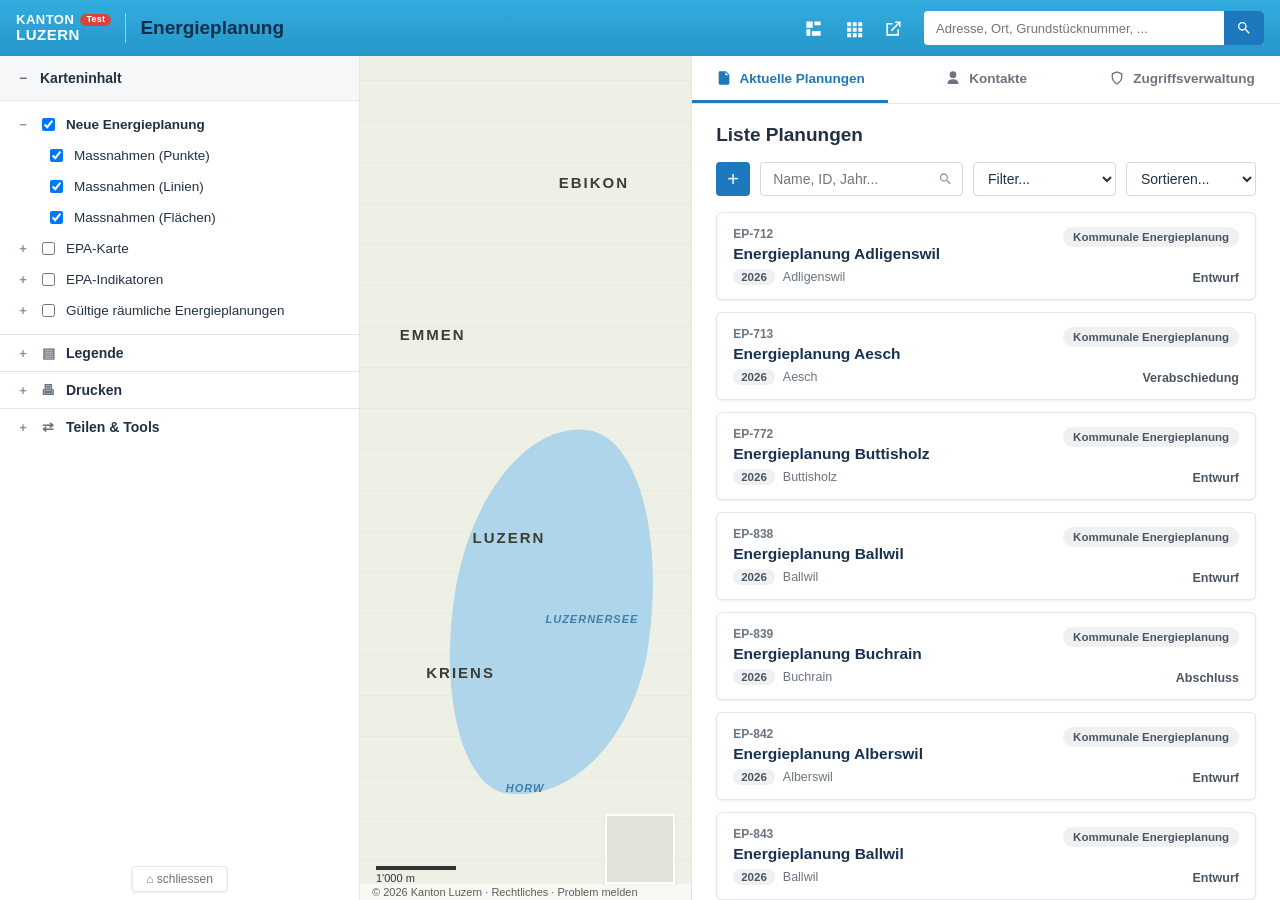
<file: Backup 1/index.html>
<!DOCTYPE html>
<html lang="de">
<head>
<meta charset="UTF-8">
<meta name="viewport" content="width=device-width, initial-scale=1.0">
<title>Energieplanung — Prototyp</title>
<link rel="stylesheet" href="style.css">
</head>
<body>

<!-- ============ HEADER ============ -->
<header class="topbar">
  <div class="topbar-left">
    <div class="logo">
      <span class="logo-kanton">KANTON<span class="test-badge">Test</span></span>
      <span class="logo-luzern">LUZERN</span>
    </div>
    <div class="logo-sep"></div>
    <div class="app-title">Energieplanung</div>
  </div>
  <div class="topbar-right">
    <button class="icon-btn" title="Bereich wählen" data-toast="Nicht Teil dieses Prototyps">
      <svg viewBox="0 0 24 24"><path d="M3 3h8v8H3V3zm10 0h8v5h-8V3zM3 13h5v8H3v-8zm7 2h11v6H10v-6z"/></svg>
    </button>
    <button class="icon-btn" title="Anwendungen" data-toast="Nicht Teil dieses Prototyps">
      <svg viewBox="0 0 24 24"><path d="M4 4h5v5H4V4zm7 0h5v5h-5V4zm7 0h5v5h-5V4zM4 11h5v5H4v-5zm7 0h5v5h-5v-5zm7 0h5v5h-5v-5zM4 18h5v5H4v-5zm7 0h5v5h-5v-5zm7 0h5v5h-5v-5z"/></svg>
    </button>
    <button class="icon-btn" title="Exportieren" data-toast="Nicht Teil dieses Prototyps">
      <svg viewBox="0 0 24 24"><path d="M14 3h7v7h-2V6.4l-9 9-1.4-1.4 9-9H14V3zM5 5h6v2H5v12h12v-6h2v8H3V5h2z"/></svg>
    </button>
    <div class="topbar-search">
      <input type="text" placeholder="Adresse, Ort, Grundstücknummer, ...">
      <button class="search-btn" data-toast="Nicht Teil dieses Prototyps">
        <svg viewBox="0 0 24 24"><path d="M15.5 14h-.79l-.28-.27a6.5 6.5 0 1 0-.7.7l.27.28v.79l5 4.99L20.49 19l-4.99-5zm-6 0A4.5 4.5 0 1 1 14 9.5 4.5 4.5 0 0 1 9.5 14z"/></svg>
      </button>
    </div>
  </div>
</header>

<!-- ============ MAIN LAYOUT ============ -->
<div class="app-body">

  <!-- ---------- LEFT: MAP SIDEBAR (static) ---------- -->
  <aside class="map-sidebar">
    <div class="sidebar-panel">
      <div class="sidebar-panel-header">
        <span class="chevron">−</span>
        <span>Karteninhalt</span>
      </div>
      <ul class="layer-tree">
        <li class="layer-node">
          <label class="layer-row bold">
            <span class="tree-toggle">−</span>
            <input type="checkbox" checked>
            <span>Neue Energieplanung</span>
          </label>
          <ul class="layer-subtree">
            <li><label class="layer-row"><input type="checkbox" checked><span>Massnahmen (Punkte)</span></label></li>
            <li><label class="layer-row"><input type="checkbox" checked><span>Massnahmen (Linien)</span></label></li>
            <li><label class="layer-row"><input type="checkbox" checked><span>Massnahmen (Flächen)</span></label></li>
          </ul>
        </li>
        <li><label class="layer-row"><span class="tree-toggle">+</span><input type="checkbox"><span>EPA-Karte</span></label></li>
        <li><label class="layer-row"><span class="tree-toggle">+</span><input type="checkbox"><span>EPA-Indikatoren</span></label></li>
        <li><label class="layer-row"><span class="tree-toggle">+</span><input type="checkbox"><span>Gültige räumliche Energieplanungen</span></label></li>
      </ul>
      <div class="sidebar-tool-row"><span class="tree-toggle">+</span><span class="tool-icon">▤</span><span>Legende</span></div>
      <div class="sidebar-tool-row"><span class="tree-toggle">+</span><span class="tool-icon">🖶</span><span>Drucken</span></div>
      <div class="sidebar-tool-row"><span class="tree-toggle">+</span><span class="tool-icon">⇄</span><span>Teilen &amp; Tools</span></div>
    </div>
    <button class="sidebar-close-tab">⌂ schliessen</button>
  </aside>

  <!-- ---------- CENTER: STATIC MAP ---------- -->
  <main class="map-area">
    <div class="map-static">
      <div class="map-water"></div>
      <div class="map-label" style="top:14%; left:60%;">Ebikon</div>
      <div class="map-label" style="top:32%; left:12%;">Emmen</div>
      <div class="map-label" style="top:56%; left:34%;">Luzern</div>
      <div class="map-label" style="top:72%; left:20%;">Kriens</div>
      <div class="map-label small" style="top:66%; left:56%;">Luzernersee</div>
      <div class="map-label small" style="top:86%; left:44%;">Horw</div>
    </div>
    <div class="map-scale">
      <div class="scale-bar"></div>
      <span>1'000 m</span>
    </div>
    <div class="map-minimap"></div>
    <div class="map-footer">© 2026 Kanton Luzern · Rechtliches · Problem melden</div>
  </main>

  <!-- ---------- RIGHT: FUNCTIONAL PANEL ---------- -->
  <section class="side-panel">
    <nav class="panel-tabs">
      <button class="panel-tab active" data-tab="planungen">
        <svg viewBox="0 0 24 24"><path d="M6 2h9l5 5v13a2 2 0 0 1-2 2H6a2 2 0 0 1-2-2V4a2 2 0 0 1 2-2zm8 1.5V8h4.5L14 3.5zM8 12h8v1.6H8V12zm0 3.4h8V17H8v-1.6zM8 8.6h4v1.6H8V8.6z"/></svg>
        <span>Aktuelle Planungen</span>
      </button>
      <button class="panel-tab" data-tab="kontakte">
        <svg viewBox="0 0 24 24"><path d="M12 12a5 5 0 1 0-5-5 5 5 0 0 0 5 5zm0 2c-4.4 0-8 2.2-8 5v2h16v-2c0-2.8-3.6-5-8-5z"/></svg>
        <span>Kontakte</span>
      </button>
      <button class="panel-tab" data-tab="zugriff">
        <svg viewBox="0 0 24 24"><path d="M12 2 4 5v6c0 5 3.4 8.7 8 11 4.6-2.3 8-6 8-11V5l-8-3zm0 2.2 6 2.2v4.6c0 3.9-2.6 6.9-6 8.8-3.4-1.9-6-4.9-6-8.8V6.4l6-2.2z"/></svg>
        <span>Zugriffsverwaltung</span>
      </button>
    </nav>

    <div id="panel-content" class="panel-content">
      <!-- rendered by app.js -->
    </div>
  </section>
</div>

<div id="toast" class="toast"></div>

<script src="app.js"></script>
</body>
</html>
</file>
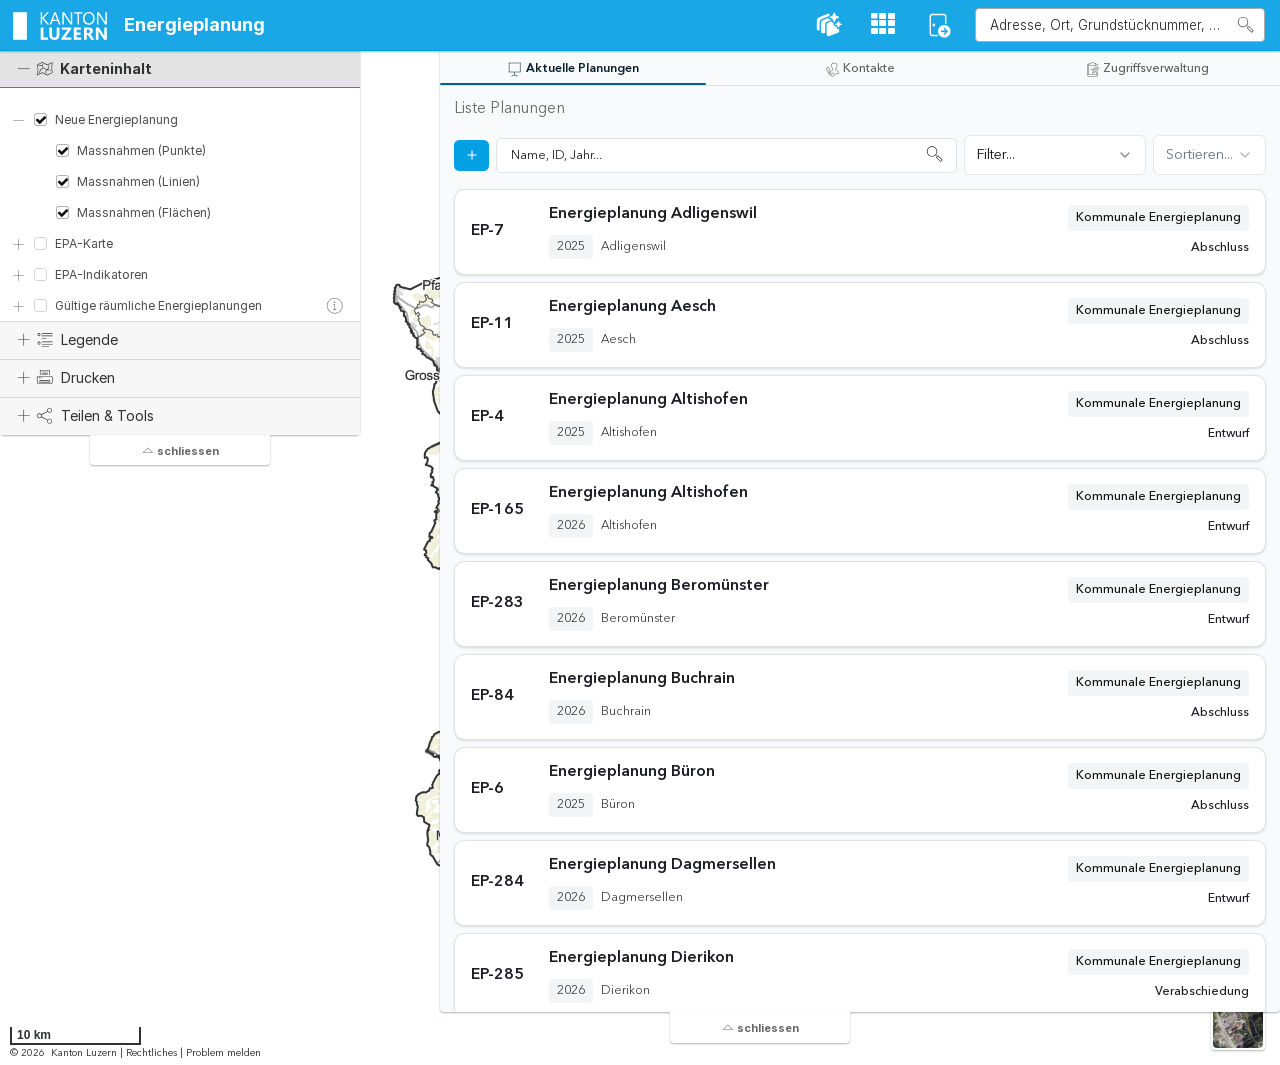
<file: v0/index.html>
<!DOCTYPE html>
<!DOCTYPE html>
<!-- saved from url=(0067)https://www.geo.lu.ch/energieplanung/aktuelle-planungen/planungen/7 -->
<html lang="de-CH" style="--vh: 10.65px;"><head><meta http-equiv="Content-Type" content="text/html; charset=UTF-8"><meta http-equiv="X-UA-Compatible" content="IE=edge"><meta name="viewport" content="width=device-width,initial-scale=1,shrink-to-fit=no,maximum-scale=1,user-scalable=no,viewport-fit=cover"><meta name="description" content="Informiert über Betriebe, landwirtschaftliche Nutzflächen (LN), Biodiversitätsförderung (BFF) und landwirschaftliche Zonierungen."><meta name="author" content="Kanton Luzern"><meta property="og:image" content="https://www.geo.lu.ch/energieplanung/images/favicon/android-icon-192x192.png"><meta property="og:title" content="Energieplanung - Geoportal Kanton Luzern"><meta property="og:description" content="Informiert über Betriebe, landwirtschaftliche Nutzflächen (LN), Biodiversitätsförderung (BFF) und landwirschaftliche Zonierungen."><meta property="og:author" content="Kanton Luzern"><meta property="og:locale" content="de_CH"><meta property="og:type" content="website"><meta name="msapplication-TileColor" content="#ffffff"><meta name="msapplication-config" content="/energieplanung/images/favicon/browserconfig.xml"><meta name="theme-color" content="#ffffff"><title>Energieplanung - Geoportal Kanton Luzern</title><link href="assets/vendor.40f7c4c7ed84533f74a9.css" rel="stylesheet"><link href="assets/main.b50ba8e6344e40670854.css" rel="stylesheet"><link href="v0.css" rel="stylesheet"><style data-make-styles-bucket="d" data-priority="0"></style><style media="(forced-colors: active)" data-make-styles-bucket="m" data-priority="0"></style></head><body><noscript>JavaScript is required in order to use this app</noscript><div id="app-root" class="geo-app-root"><div class="pushable geo-menu-visible geo-north-facing" style="--uiHeight: 1065px; --uiOffsetTop: 0px;"><div class="ui push left sidebar"></div><div id="map-root" class="pusher geo-app-body"><div id="base-container" style="height: 100%; position: absolute; width: 100%;"><div id="view" class="v0-view"><img id="v0-map" class="v0-map" src="assets/static_background1.png" alt="" draggable="false"></div></div><div class="geo-app geo-header-added"><div class="geo-app-header"><div class="ui inverted top attached menu"><div class="geo-logo"><div class="item"><a href="https://geoportal.lu.ch/" target="_blank" rel="noreferrer"><svg id="Ebene_1" xmlns="http://www.w3.org/2000/svg" viewBox="0 0 482.3 144.06" height="28" width="94"><defs><style>.cls-1{fill:#fff;}</style></defs><path class="cls-1" d="m179.3,131.44h-23.36v-51.56h-14.21v63.08h37.57v-11.52h0Zm32.4,12.62h.27c17.56-.05,26.34-9.52,26.34-28.42v-35.76h-14.21v37.13c0,9.85-3.92,14.78-11.75,14.78s-11.97-5.1-11.97-15.31v-36.6h-14.25v36.42c0,18.46,8.52,27.71,25.56,27.76h0Zm270.6-1.1v-63.08h-13.37v34.88c0,4.31.12,7.2.35,8.67h-.18c-.97-1.7-2.02-3.42-3.17-5.15l-25.03-38.4h-15.31v63.08h13.42v-34.66c0-4.57-.12-7.98-.35-10.21h.18c.59,1.17,1.64,2.92,3.17,5.23l26,39.64h14.3Zm-182.96-11.52h-31.72l31.63-43.59v-7.96h-48.39v11.57h30l-32.33,43.33v8.18h50.81v-11.52h0Zm50.61,0h-23.62v-14.43h20.63v-11.53h-20.63v-14.03h22.17v-11.57h-36.38v63.08h37.83v-11.52h0Zm55.62-7.13c-.62-.97-1.3-1.96-2.05-2.97-.75-1.01-1.53-1.96-2.35-2.84-.82-.88-1.67-1.65-2.55-2.31-.88-.66-1.79-1.14-2.73-1.43v-.18c2.14-.62,4.08-1.47,5.83-2.55,1.74-1.08,3.23-2.37,4.47-3.87,1.23-1.5,2.18-3.17,2.86-5.04.67-1.86,1.01-3.89,1.01-6.09,0-11.44-7.65-17.16-22.96-17.16h-22.52v63.08h14.21v-24.15h3.83c.88,0,1.69.18,2.44.55.75.37,1.47.89,2.16,1.58.69.69,1.37,1.52,2.05,2.49.67.97,1.38,2.07,2.11,3.3l9.81,16.23h16.32l-11.92-18.65h0Zm-20.37-33.78c6.6,0,9.9,2.76,9.9,8.27,0,2.64-.94,4.85-2.81,6.64-1.85,1.76-4.3,2.64-7.35,2.64h-6.16v-17.55h6.42Z"></path><path class="cls-1" d="m156.69,31.32L183.74,1.06h-9.19l-23.58,27.49c-.7.79-1.26,1.51-1.67,2.15h-.18V1.06h-7.39v63.08h7.39v-31.06h.18c.2.38.76,1.12,1.67,2.2l24.37,28.86h10.29l-28.94-32.82h0Zm325.61,32.82V1.06h-7.35v44.43c0,4.37.15,7.46.44,9.28h-.18c-.38-.76-1.23-2.17-2.55-4.22L441.08,1.06h-9.59v63.08h7.39V18.56c0-4.43-.12-7.32-.35-8.67h.26c.53,1.38,1.2,2.7,2.02,3.96l32.46,50.28h9.02ZM390.26,0h-.42c-9.34.05-16.73,3.07-22.17,9.06-5.48,6.04-8.23,14.14-8.23,24.28,0,9.44,2.69,17.11,8.07,23.01,5.38,5.89,12.54,8.84,21.49,8.84s16.45-2.99,21.91-8.97c5.46-5.98,8.18-14.12,8.18-24.41,0-9.47-2.66-17.14-7.98-23.01-5.28-5.82-12.23-8.75-20.85-8.8h0Zm-170.66,1.06h-7.65l-24.2,63.08h8.23l6.29-17.68h26.75l6.68,17.68h8.18L219.59,1.06h0Zm-14.87,38.75l9.81-26.88c.38-1.03.72-2.43,1.01-4.22h.18c.32,1.94.64,3.34.97,4.22l9.9,26.88h-21.86ZM304.01,1.06h-7.39v44.43c0,4.37.15,7.46.44,9.28h-.18c-.38-.76-1.23-2.17-2.55-4.22L262.75,1.06h-9.59v63.08h7.39V18.56c0-4.43-.12-7.32-.35-8.67h.26c.53,1.38,1.2,2.7,2.02,3.96l32.46,50.28h9.06V1.06h0Zm53.04,0h-43.77v6.69h18.17v56.39h7.39V7.74h18.21V1.06h0Zm48.48,12.45c3.87,4.55,5.81,10.98,5.81,19.31s-2,14.44-5.98,18.96c-3.99,4.52-9.44,6.77-16.36,6.77-6.48,0-11.74-2.37-15.77-7.1-4.03-4.74-6.05-10.99-6.05-18.76s2.07-14.05,6.2-18.83c4.13-4.78,9.52-7.17,16.14-7.17s12.14,2.27,16.01,6.82h0Z"></path><polygon class="cls-1" points="0 142.83 70.87 142.83 70.87 1.1 0 1.1 0 142.83 0 142.83"></polygon></svg></a></div></div><h1><a class="geo-header-title-link" href="https://www.geo.lu.ch/energieplanung/aktuelle-planungen" data-discover="true"><span>Energieplanung</span></a></h1><div class="right menu"><div class="item geo-map-finder"><a href="https://www.geo.lu.ch/energieplanung/aktuelle-planungen/planungen/7#" data-state="closed"><button class="ui button"><svg class="fui-Icon w-8 h-8 ___9ctc0p0 f1w7gpdv fez10in f1dd5bof" aria-hidden="true" focusable="false" fill="currentColor" data-fui-icon="" width="1em" height="1em" viewBox="0 0 20 20" xmlns="http://www.w3.org/2000/svg"><path d="m14.88 1.28.35 1.07a2.2 2.2 0 0 0 1.4 1.4l1.07.35h.02a.42.42 0 0 1 0 .8l-1.07.35a2.2 2.2 0 0 0-1.4 1.4l-.35 1.07a.42.42 0 0 1-.8 0l-.35-1.07a2.23 2.23 0 0 0-1.4-1.4l-1.07-.35a.42.42 0 0 1 0-.8l1.07-.35a2.2 2.2 0 0 0 1.38-1.4l.35-1.07a.42.42 0 0 1 .8 0Zm4.9 7.93-.76-.25a1.58 1.58 0 0 1-1-1l-.25-.76a.3.3 0 0 0-.57 0l-.25.77a1.58 1.58 0 0 1-.98 1l-.77.24a.3.3 0 0 0 0 .57l.77.25a1.58 1.58 0 0 1 1 1l.24.77a.3.3 0 0 0 .58 0l.24-.77a1.58 1.58 0 0 1 1-1l.77-.24a.3.3 0 0 0 0-.57h-.02ZM17.5 13c-.27 0-.52-.08-.74-.23a1.4 1.4 0 0 1-.48-.62l-.26-.8a.52.52 0 0 0-.14-.22.64.64 0 0 0-.22-.14l-.77-.25c-.27-.1-.49-.26-.65-.48a1.3 1.3 0 0 1-.12-1.3 1.32 1.32 0 0 1-.45-.22 1.51 1.51 0 0 1-.52-.69l-.24-.74-2.96 1.17A1.5 1.5 0 0 0 9 9.88v6.62a1.5 1.5 0 0 0 2.05 1.4l6-2.38c.57-.23.95-.78.95-1.4v-1.2c-.16.06-.33.08-.5.08Zm-7.24-7.68a1.43 1.43 0 0 1-.16-.29L6.26 6.56A2 2 0 0 0 5 8.42v6.08a1.5 1.5 0 0 0 2.05 1.4l.95-.38V9.54a2 2 0 0 1 1.26-1.86l3.17-1.26a1.2 1.2 0 0 0-.4-.22l-1.06-.35c-.3-.1-.54-.3-.71-.53Zm.7-2.17.46-.15a1.5 1.5 0 0 0-1.97-.9L3.58 4.44A2.5 2.5 0 0 0 2 6.75v5.75a1.5 1.5 0 0 0 2 1.41v-6c0-.93.56-1.76 1.42-2.1l4.68-1.85a1.42 1.42 0 0 1 .85-.8Z" fill="currentColor"></path></svg></button></a></div><div class="item geo-map-finder"><div><button class="ui button"><i aria-hidden="true" class="th icon"></i></button></div></div><div class="item geo-map-finder"><a data-state="closed" href="https://www.geo.lu.ch/energieplanung/abmelden" data-discover="true"><button class="ui button"><svg class="fui-Icon w-8 h-8 ___9ctc0p0 f1w7gpdv fez10in f1dd5bof" aria-hidden="true" focusable="false" fill="currentColor" data-fui-icon="" width="20" height="20" viewBox="0 0 20 20" xmlns="http://www.w3.org/2000/svg"><path d="M6 2a2 2 0 0 0-2 2v12c0 1.1.9 2 2 2h4.26a5.5 5.5 0 0 1-.66-1H6a1 1 0 0 1-1-1V4a1 1 0 0 1 1-1h8a1 1 0 0 1 1 1v5.02c.34.03.68.1 1 .19V4a2 2 0 0 0-2-2H6Zm2 8a1 1 0 1 1-2 0 1 1 0 0 1 2 0Zm6.5 9a4.5 4.5 0 1 0 0-9 4.5 4.5 0 0 0 0 9Zm.35-2.15a.5.5 0 0 1-.7-.7L15.29 15H12.5a.5.5 0 0 1 0-1h2.8l-1.15-1.15a.5.5 0 0 1 .7-.7l2 2a.5.5 0 0 1 .15.35.5.5 0 0 1-.14.35l-2 2Z" fill="currentColor"></path></svg></button></a></div><div class="item geo-component geo-widget geo-search"><div class="geo-input-has-no-value"><div role="combobox" aria-haspopup="listbox" aria-owns="react-autowhatever-1" aria-expanded="false" class="react-autosuggest__container"><input type="text" autocomplete="off" aria-autocomplete="list" aria-controls="react-autowhatever-1" class="react-autosuggest__input" placeholder="Adresse, Ort, Grundstücknummer, …" value=""><div id="react-autowhatever-1" role="listbox" class="react-autosuggest__suggestions-container"></div></div><span class="geo-icon icon--magnifying_glass"><svg xmlns="http://www.w3.org/2000/svg" xml:space="preserve" width="580px" height="580px" shape-rendering="geometricPrecision" text-rendering="geometricPrecision" image-rendering="optimizeQuality" fill-rule="nonzero" clip-rule="nonzero" viewBox="0 0 5800 5800" xmlns:xlink="http://www.w3.org/1999/xlink"><title></title><desc>magnifying_glass icon from the IconExperience.com I-Collection. Copyright by INCORS GmbH (www.incors.com).</desc><path fill="currentcolor" d="M3275 3124l314 314 -141 141 -313 -313c-301,270 -699,434 -1135,434 -939,0 -1700,-761 -1700,-1700 0,-939 761,-1700 1700,-1700 939,0 1700,761 1700,1700 0,431 -160,824 -425,1124zm-1275 -2624c-828,0 -1500,672 -1500,1500 0,828 672,1500 1500,1500 828,0 1500,-672 1500,-1500 0,-828 -672,-1500 -1500,-1500zm1985 2801l1556 1556 -684 684 -1556 -1556 684 -684zm0 283l-401 401 1273 1274 402 -402 -1274 -1273z"></path></svg></span><span class="geo-icon icon--navigate_cross geo-clear-field"><svg xmlns="http://www.w3.org/2000/svg" xml:space="preserve" width="580px" height="580px" shape-rendering="geometricPrecision" text-rendering="geometricPrecision" image-rendering="optimizeQuality" fill-rule="nonzero" clip-rule="nonzero" viewBox="0 0 5800 5800" xmlns:xlink="http://www.w3.org/1999/xlink"><title>Text löschen</title><desc>navigate_cross icon from the IconExperience.com I-Collection. Copyright by INCORS GmbH (www.incors.com).</desc><path fill="currentcolor" d="M929,4729 2759,2900 930,1071 1071,930 2900,2759 4729,929 4871,1071 3041,2900 4870,4729 4729,4870 2900,3041 1071,4871z"></path></svg></span></div></div></div></div></div><div class="geo-ui-root"><div class="geo-ui"><div class="geo-ui-inner-container geo-ui-manual-container"><div class="geo-popup-spinner" style="top: 0px; left: 0px;"><span class="geo-icon icon--recycle geo-rotating"><svg xmlns="http://www.w3.org/2000/svg" xml:space="preserve" width="580px" height="580px" shape-rendering="geometricPrecision" text-rendering="geometricPrecision" image-rendering="optimizeQuality" fill-rule="nonzero" clip-rule="nonzero" viewBox="0 0 5800 5800" xmlns:xlink="http://www.w3.org/1999/xlink"><title></title><desc>recycle icon from the IconExperience.com I-Collection. Copyright by INCORS GmbH (www.incors.com).</desc><path fill="currentcolor" d="M4287 1902l-169 631 -386 -103 344 -1286 1286 345 -103 386 -625 -168 44 75c204,324 322,707 322,1118 0,694 -340,1338 -909,1730l-289 -289c496,-311 798,-853 798,-1441 0,-397 -120,-667 -313,-998zm-1387 -1102c323,0 630,73 903,204l-106 394c-237,-126 -509,-198 -797,-198 -668,0 -1272,390 -1548,995l622 -166 103 386 -1286 344 -344 -1286 386 -103 167 624 43 -76c364,-686 1076,-1118 1857,-1118zm-1699 2160c32,915 784,1640 1699,1640 57,0 115,0 170,0l-461 -462 282 -283 942 941 -942 942 -282 -283 456 -457c-55,1 -110,2 -165,2 -1095,0 -2008,-843 -2094,-1934l395 -106z"></path></svg></span></div><div class="fade geo-popup geo-component geo-widget docked docked-top-right hidden transition"><div class="geo-popup-content"><div class="geo-close"><span class="geo-icon icon--navigate_cross"><svg xmlns="http://www.w3.org/2000/svg" xml:space="preserve" width="580px" height="580px" shape-rendering="geometricPrecision" text-rendering="geometricPrecision" image-rendering="optimizeQuality" fill-rule="nonzero" clip-rule="nonzero" viewBox="0 0 5800 5800" xmlns:xlink="http://www.w3.org/1999/xlink"><title></title><desc>navigate_cross icon from the IconExperience.com I-Collection. Copyright by INCORS GmbH (www.incors.com).</desc><path fill="currentcolor" d="M929,4729 2759,2900 930,1071 1071,930 2900,2759 4729,929 4871,1071 3041,2900 4870,4729 4729,4870 2900,3041 1071,4871z"></path></svg></span></div><div class="geo-popup-features"></div><div class="popup-content-coordinates"></div></div></div><div class="geo-energy-popup-wrapper geo-component geo-widget open"><div class="geo-energy-popup-spinner"><span class="geo-icon icon--recycle geo-rotating"><svg xmlns="http://www.w3.org/2000/svg" xml:space="preserve" width="580px" height="580px" shape-rendering="geometricPrecision" text-rendering="geometricPrecision" image-rendering="optimizeQuality" fill-rule="nonzero" clip-rule="nonzero" viewBox="0 0 5800 5800" xmlns:xlink="http://www.w3.org/1999/xlink"><title></title><desc>recycle icon from the IconExperience.com I-Collection. Copyright by INCORS GmbH (www.incors.com).</desc><path fill="currentcolor" d="M4287 1902l-169 631 -386 -103 344 -1286 1286 345 -103 386 -625 -168 44 75c204,324 322,707 322,1118 0,694 -340,1338 -909,1730l-289 -289c496,-311 798,-853 798,-1441 0,-397 -120,-667 -313,-998zm-1387 -1102c323,0 630,73 903,204l-106 394c-237,-126 -509,-198 -797,-198 -668,0 -1272,390 -1548,995l622 -166 103 386 -1286 344 -344 -1286 386 -103 167 624 43 -76c364,-686 1076,-1118 1857,-1118zm-1699 2160c32,915 784,1640 1699,1640 57,0 115,0 170,0l-461 -462 282 -283 942 941 -942 942 -282 -283 456 -457c-55,1 -110,2 -165,2 -1095,0 -2008,-843 -2094,-1934l395 -106z"></path></svg></span></div><div class="fly down geo-energy-popup docked docked-top-right visible transition"><div class="geo-energy-popup-content normal" id="v0-panel"></div></div><div class="geo-energy-popup-collapse"><div class="ui mini icon bottom attached button geo-energy-popup-collapse-button open" role="button" tabindex="0"><span class="geo-icon icon--navigate_open"><svg xmlns="http://www.w3.org/2000/svg" xml:space="preserve" width="580px" height="580px" shape-rendering="geometricPrecision" text-rendering="geometricPrecision" image-rendering="optimizeQuality" fill-rule="nonzero" clip-rule="nonzero" viewBox="0 0 5800 5800" xmlns:xlink="http://www.w3.org/1999/xlink"><title></title><desc>navigate_open icon from the IconExperience.com I-Collection. Copyright by INCORS GmbH (www.incors.com).</desc><path fill="currentcolor" d="M659 3700l2241 -2241 2240 2240 -4481 1zm482 -200l3517 0 -1758 -1759 -1759 1759z"></path></svg></span>schliessen</div></div></div></div><div class="geo-ui-inner-container geo-ui-corner-container"><div class="geo-sidebar geo-component geo-widget undefined geo-panels-4" style="width: 360px; --panels: 4;"><div class="ui vertical ui overlay top visible sidebar menu"><div><div class="accordion ui styled geo-sidebar-accordion open"><div class="active title"><span><span class="geo-icon icon--navigate_plus"><svg xmlns="http://www.w3.org/2000/svg" xml:space="preserve" width="580px" height="580px" shape-rendering="geometricPrecision" text-rendering="geometricPrecision" image-rendering="optimizeQuality" fill-rule="nonzero" clip-rule="nonzero" viewBox="0 0 5800 5800" xmlns:xlink="http://www.w3.org/1999/xlink"><title></title><desc>navigate_plus icon from the IconExperience.com I-Collection. Copyright by INCORS GmbH (www.incors.com).</desc><path fill="currentcolor" d="M3000,900 3000,2800 4900,2800 4900,3000 3000,3000 3000,4900 2800,4900 2800,3000 900,3000 900,2800 2800,2800 2800,900z"></path></svg></span><span class="geo-icon icon--navigate_minus"><svg xmlns="http://www.w3.org/2000/svg" xml:space="preserve" width="580px" height="580px" shape-rendering="geometricPrecision" text-rendering="geometricPrecision" image-rendering="optimizeQuality" fill-rule="nonzero" clip-rule="nonzero" viewBox="0 0 5800 5800" xmlns:xlink="http://www.w3.org/1999/xlink"><title></title><desc>navigate_minus icon from the IconExperience.com I-Collection. Copyright by INCORS GmbH (www.incors.com).</desc><path fill="currentcolor" d="M900,2800 4900,2800 4900,3000 900,3000z"></path></svg></span><span class="geo-icon icon--map_roads"><svg xmlns="http://www.w3.org/2000/svg" xml:space="preserve" width="580px" height="580px" shape-rendering="geometricPrecision" text-rendering="geometricPrecision" image-rendering="optimizeQuality" fill-rule="nonzero" clip-rule="nonzero" viewBox="0 0 5800 5800" xmlns:xlink="http://www.w3.org/1999/xlink"><title></title><desc>map_roads icon from the IconExperience.com I-Collection. Copyright by INCORS GmbH (www.incors.com).</desc><path fill="currentcolor" d="M925 4422l600 -1400 747 -280 -249 -663 -532 -177 -717 89 -35 -197 770 -96 528 176 220 -660 180 89 -231 695 267 713 565 94 549 366 516 -516 80 -951 208 -98 -94 1139 -456 455 779 0 380 163 26 228 -446 -191 -926 0 -345 516 195 651 -245 -122 -168 -561 370 -556 -499 -333 -552 -92 -735 275 -478 1116 -272 128zm-393 406l1569 -739 1600 800 1591 -749 -193 -1640 181 -1533 -1581 744 -1600 -800 -1587 747 289 1639 -269 1531zm1567 -517l-1831 861 331 -1874 -311 -1756 1813 -853 1600 800 1819 -856 -219 1867 207 1760 -1809 851 -1600 -800z"></path></svg></span> <span>Karteninhalt</span></span></div><div class="content active"><div class="geo-view-manager"><div class="geo-view-manager-content"></div><div><div class="geo-layer-list geo-list-with-groups"><ul class="layer-list list-root"><li class="layer-list-item visible open has-children"><div class="layer-list-item-container"><button class="ui tiny basic icon button layer-list-item-toggle"><span class="geo-icon icon--navigate_minus"><svg xmlns="http://www.w3.org/2000/svg" xml:space="preserve" width="580px" height="580px" shape-rendering="geometricPrecision" text-rendering="geometricPrecision" image-rendering="optimizeQuality" fill-rule="nonzero" clip-rule="nonzero" viewBox="0 0 5800 5800" xmlns:xlink="http://www.w3.org/1999/xlink"><title></title><desc>navigate_minus icon from the IconExperience.com I-Collection. Copyright by INCORS GmbH (www.incors.com).</desc><path fill="currentcolor" d="M900,2800 4900,2800 4900,3000 900,3000z"></path></svg></span></button><div class="ui checked checkbox"><input class="hidden" readonly="" tabindex="0" type="checkbox" value="" checked=""><label>Neue Energieplanung</label></div></div><ul class="layer-list list-layer-root"><li class="layer-list-item visible"><div class="layer-list-item-container"><div class="ui checked checkbox"><input class="hidden" readonly="" tabindex="0" type="checkbox" value="" checked=""><label>Massnahmen (Punkte)</label></div></div></li><li class="layer-list-item visible"><div class="layer-list-item-container"><div class="ui checked checkbox"><input class="hidden" readonly="" tabindex="0" type="checkbox" value="" checked=""><label>Massnahmen (Linien)</label></div></div></li><li class="layer-list-item visible"><div class="layer-list-item-container"><div class="ui checked checkbox"><input class="hidden" readonly="" tabindex="0" type="checkbox" value="" checked=""><label>Massnahmen (Flächen)</label></div></div></li></ul></li><li class="layer-list-item has-children"><div class="layer-list-item-container"><button class="ui tiny basic icon button layer-list-item-toggle"><span class="geo-icon icon--navigate_plus"><svg xmlns="http://www.w3.org/2000/svg" xml:space="preserve" width="580px" height="580px" shape-rendering="geometricPrecision" text-rendering="geometricPrecision" image-rendering="optimizeQuality" fill-rule="nonzero" clip-rule="nonzero" viewBox="0 0 5800 5800" xmlns:xlink="http://www.w3.org/1999/xlink"><title></title><desc>navigate_plus icon from the IconExperience.com I-Collection. Copyright by INCORS GmbH (www.incors.com).</desc><path fill="currentcolor" d="M3000,900 3000,2800 4900,2800 4900,3000 3000,3000 3000,4900 2800,4900 2800,3000 900,3000 900,2800 2800,2800 2800,900z"></path></svg></span></button><div class="ui checkbox"><input class="hidden" readonly="" tabindex="0" type="checkbox" value=""><label>EPA-Karte</label></div></div></li><li class="layer-list-item has-children"><div class="layer-list-item-container"><button class="ui tiny basic icon button layer-list-item-toggle"><span class="geo-icon icon--navigate_plus"><svg xmlns="http://www.w3.org/2000/svg" xml:space="preserve" width="580px" height="580px" shape-rendering="geometricPrecision" text-rendering="geometricPrecision" image-rendering="optimizeQuality" fill-rule="nonzero" clip-rule="nonzero" viewBox="0 0 5800 5800" xmlns:xlink="http://www.w3.org/1999/xlink"><title></title><desc>navigate_plus icon from the IconExperience.com I-Collection. Copyright by INCORS GmbH (www.incors.com).</desc><path fill="currentcolor" d="M3000,900 3000,2800 4900,2800 4900,3000 3000,3000 3000,4900 2800,4900 2800,3000 900,3000 900,2800 2800,2800 2800,900z"></path></svg></span></button><div class="ui checkbox"><input class="hidden" readonly="" tabindex="0" type="checkbox" value=""><label>EPA-Indikatoren</label></div></div></li><li class="layer-list-item has-children"><div class="layer-list-item-container"><button class="ui tiny basic icon button layer-list-item-toggle"><span class="geo-icon icon--navigate_plus"><svg xmlns="http://www.w3.org/2000/svg" xml:space="preserve" width="580px" height="580px" shape-rendering="geometricPrecision" text-rendering="geometricPrecision" image-rendering="optimizeQuality" fill-rule="nonzero" clip-rule="nonzero" viewBox="0 0 5800 5800" xmlns:xlink="http://www.w3.org/1999/xlink"><title></title><desc>navigate_plus icon from the IconExperience.com I-Collection. Copyright by INCORS GmbH (www.incors.com).</desc><path fill="currentcolor" d="M3000,900 3000,2800 4900,2800 4900,3000 3000,3000 3000,4900 2800,4900 2800,3000 900,3000 900,2800 2800,2800 2800,900z"></path></svg></span></button><div class="ui checkbox"><input class="hidden" readonly="" tabindex="0" type="checkbox" value=""><label>Gültige räumliche Energieplanungen</label></div><a href="https://www.geo.lu.ch/metadaten?metauid=ENERPLAN_COL" target="_blank" class="ui medium basic icon right floated button layer-list-item-meta" role="button"><span class="geo-icon icon--information"><svg xmlns="http://www.w3.org/2000/svg" xml:space="preserve" width="580px" height="580px" shape-rendering="geometricPrecision" text-rendering="geometricPrecision" image-rendering="optimizeQuality" fill-rule="nonzero" clip-rule="nonzero" viewBox="0 0 5800 5800" xmlns:xlink="http://www.w3.org/1999/xlink"><title></title><desc>information icon from the IconExperience.com I-Collection. Copyright by INCORS GmbH (www.incors.com).</desc><path fill="currentcolor" d="M2900 300c1436,0 2600,1164 2600,2600 0,1436 -1164,2600 -2600,2600 -1436,0 -2600,-1164 -2600,-2600 0,-1436 1164,-2600 2600,-2600zm-50 1200c138,0 250,112 250,250 0,138 -112,250 -250,250 -138,0 -250,-112 -250,-250 0,-138 112,-250 250,-250zm-450 2600l400 0 0 -1600 -400 0 0 -200 600 0 0 1800 400 0 0 200 -1000 0 0 -200zm500 -3600c-1326,0 -2400,1074 -2400,2400 0,1326 1074,2400 2400,2400 1326,0 2400,-1074 2400,-2400 0,-1326 -1074,-2400 -2400,-2400z"></path></svg></span></a></div></li></ul></div><div class="geo-layer-list-footer"></div></div></div></div><div class="title"><span><span class="geo-icon icon--navigate_plus"><svg xmlns="http://www.w3.org/2000/svg" xml:space="preserve" width="580px" height="580px" shape-rendering="geometricPrecision" text-rendering="geometricPrecision" image-rendering="optimizeQuality" fill-rule="nonzero" clip-rule="nonzero" viewBox="0 0 5800 5800" xmlns:xlink="http://www.w3.org/1999/xlink"><title></title><desc>navigate_plus icon from the IconExperience.com I-Collection. Copyright by INCORS GmbH (www.incors.com).</desc><path fill="currentcolor" d="M3000,900 3000,2800 4900,2800 4900,3000 3000,3000 3000,4900 2800,4900 2800,3000 900,3000 900,2800 2800,2800 2800,900z"></path></svg></span><span class="geo-icon icon--navigate_minus"><svg xmlns="http://www.w3.org/2000/svg" xml:space="preserve" width="580px" height="580px" shape-rendering="geometricPrecision" text-rendering="geometricPrecision" image-rendering="optimizeQuality" fill-rule="nonzero" clip-rule="nonzero" viewBox="0 0 5800 5800" xmlns:xlink="http://www.w3.org/1999/xlink"><title></title><desc>navigate_minus icon from the IconExperience.com I-Collection. Copyright by INCORS GmbH (www.incors.com).</desc><path fill="currentcolor" d="M900,2800 4900,2800 4900,3000 900,3000z"></path></svg></span><span class="geo-icon icon--list_style_bullets"><svg xmlns="http://www.w3.org/2000/svg" xml:space="preserve" width="580px" height="580px" shape-rendering="geometricPrecision" text-rendering="geometricPrecision" image-rendering="optimizeQuality" fill-rule="nonzero" clip-rule="nonzero" viewBox="0 0 5800 5800" xmlns:xlink="http://www.w3.org/1999/xlink"><title></title><desc>list_style_bullets icon from the IconExperience.com I-Collection. Copyright by INCORS GmbH (www.incors.com).</desc><path fill="currentcolor" d="M1900 5100l2400 0 0 200 -2400 0 0 -200zm0 -800l3600 0 0 200 -3600 0 0 -200zm0 -800l3600 0 0 200 -3600 0 0 -200zm0 -1196l1600 0 0 200 -1600 0 0 -200zm0 -804l3600 0 0 200 -3600 0 0 -200zm0 -800l3600 0 0 200 -3600 0 0 -200z"></path><path fill="currentcolor" d="M1000 3500c276,0 500,224 500,500 0,276 -224,500 -500,500 -276,0 -500,-224 -500,-500 0,-276 224,-500 500,-500zm0 200c-166,0 -300,134 -300,300 0,166 134,300 300,300 166,0 300,-134 300,-300 0,-166 -134,-300 -300,-300zm0 -3000c276,0 500,224 500,500 0,276 -224,500 -500,500 -276,0 -500,-224 -500,-500 0,-276 224,-500 500,-500zm0 200c-166,0 -300,134 -300,300 0,166 134,300 300,300 166,0 300,-134 300,-300 0,-166 -134,-300 -300,-300z"></path></svg></span> <span>Legende</span></span></div><div class="content"><div class="geo-legend-panel"><div class="geo-legend-wrapper esri-legend esri-widget--panel"><div class="esri-legend__service esri-legend__group-layer neue-energieplanung"><h3 class="esri-widget__heading esri-legend__service-label">Neue Energieplanung</h3><div class="esri-legend__service esri-legend__group-layer-child massnahmen-punkte wkenepla-col"><h3 class="esri-widget__heading esri-legend__service-label">Massnahmen (Punkte)</h3><div class="esri-legend__layer"><div class="esri-legend__layer-table esri-legend__layer-table--size-ramp"><div class="esri-legend__layer-body"><div class="esri-legend__layer-row"><div class="esri-legend__layer-cell esri-legend__layer-cell--symbols"><div class="esri-legend__symbol"><div><img width="10" height="10" src="[data-uri]" alt=""></div></div></div><div class="esri-legend__layer-cell esri-legend__layer-cell--info"></div></div></div></div></div></div><div class="esri-legend__service esri-legend__group-layer-child massnahmen-linien wkenepla-col"><h3 class="esri-widget__heading esri-legend__service-label">Massnahmen (Linien)</h3><div class="esri-legend__layer"><div class="esri-legend__layer-table esri-legend__layer-table--size-ramp"><div class="esri-legend__layer-body"><div class="esri-legend__layer-row"><div class="esri-legend__layer-cell esri-legend__layer-cell--symbols"><div class="esri-legend__symbol"><div><img width="50" height="4" src="[data-uri]" alt=""></div></div></div><div class="esri-legend__layer-cell esri-legend__layer-cell--info"></div></div></div></div></div></div><div class="esri-legend__service esri-legend__group-layer-child massnahmen-flachen wkenepla-col"><h3 class="esri-widget__heading esri-legend__service-label">Massnahmen (Flächen)</h3><div class="esri-legend__layer"><div class="esri-legend__layer-table esri-legend__layer-table--size-ramp"><div class="esri-legend__layer-body"><div class="esri-legend__layer-row"><div class="esri-legend__layer-cell esri-legend__layer-cell--symbols"><div class="esri-legend__symbol"><div><img width="22" height="22" src="[data-uri]" alt=""></div></div></div><div class="esri-legend__layer-cell esri-legend__layer-cell--info"></div></div></div></div></div></div></div></div></div></div><div class="title"><span><span class="geo-icon icon--navigate_plus"><svg xmlns="http://www.w3.org/2000/svg" xml:space="preserve" width="580px" height="580px" shape-rendering="geometricPrecision" text-rendering="geometricPrecision" image-rendering="optimizeQuality" fill-rule="nonzero" clip-rule="nonzero" viewBox="0 0 5800 5800" xmlns:xlink="http://www.w3.org/1999/xlink"><title></title><desc>navigate_plus icon from the IconExperience.com I-Collection. Copyright by INCORS GmbH (www.incors.com).</desc><path fill="currentcolor" d="M3000,900 3000,2800 4900,2800 4900,3000 3000,3000 3000,4900 2800,4900 2800,3000 900,3000 900,2800 2800,2800 2800,900z"></path></svg></span><span class="geo-icon icon--navigate_minus"><svg xmlns="http://www.w3.org/2000/svg" xml:space="preserve" width="580px" height="580px" shape-rendering="geometricPrecision" text-rendering="geometricPrecision" image-rendering="optimizeQuality" fill-rule="nonzero" clip-rule="nonzero" viewBox="0 0 5800 5800" xmlns:xlink="http://www.w3.org/1999/xlink"><title></title><desc>navigate_minus icon from the IconExperience.com I-Collection. Copyright by INCORS GmbH (www.incors.com).</desc><path fill="currentcolor" d="M900,2800 4900,2800 4900,3000 900,3000z"></path></svg></span><span class="geo-icon icon--printer"><svg xmlns="http://www.w3.org/2000/svg" xml:space="preserve" width="580px" height="580px" shape-rendering="geometricPrecision" text-rendering="geometricPrecision" image-rendering="optimizeQuality" fill-rule="nonzero" clip-rule="nonzero" viewBox="0 0 5800 5800" xmlns:xlink="http://www.w3.org/1999/xlink"><title></title><desc>printer icon from the IconExperience.com I-Collection. Copyright by INCORS GmbH (www.incors.com).</desc><path fill="currentcolor" d="M4500 4100l-3200 0 0 100c0,55 45,100 100,100l3000 0c55,0 100,-45 100,-100l0 -100zm-3100 -400l3000 0c165,0 300,135 300,300l0 200c0,165 -135,300 -300,300l-3000 0c-165,0 -300,-135 -300,-300l0 -200c0,-165 135,-300 300,-300zm-600 -1400c1400,0 2800,0 4200,0 275,0 500,225 500,500l0 1600c0,275 -225,500 -500,500l-4200 0c-275,0 -500,-225 -500,-500l0 -1600c0,-275 225,-500 500,-500zm4200 200l-4200 0c-165,0 -300,135 -300,300l0 1600c0,165 135,300 300,300l4200 0c165,0 300,-135 300,-300l0 -1600c0,-165 -135,-300 -300,-300zm-3900 200c110,0 200,90 200,200 0,110 -90,200 -200,200 -110,0 -200,-90 -200,-200 0,-110 90,-200 200,-200zm600 0c110,0 200,90 200,200 0,110 -90,200 -200,200 -110,0 -200,-90 -200,-200 0,-110 90,-200 200,-200z"></path><path fill="currentcolor" d="M1900 1700l2000 0 0 200 -2000 0 0 -200zm2600 -1400l0 1800c-61,-4 -138,0 -200,0l0 -1600 -2800 0 0 1600 -200 0 0 -1800 3200 0zm-2600 600l2000 0 0 200 -2000 0 0 -200zm0 400l2000 0 0 200 -2000 0 0 -200z"></path></svg></span> <span>Drucken</span></span></div><div class="content"></div><div class="title"><span><span class="geo-icon icon--navigate_plus"><svg xmlns="http://www.w3.org/2000/svg" xml:space="preserve" width="580px" height="580px" shape-rendering="geometricPrecision" text-rendering="geometricPrecision" image-rendering="optimizeQuality" fill-rule="nonzero" clip-rule="nonzero" viewBox="0 0 5800 5800" xmlns:xlink="http://www.w3.org/1999/xlink"><title></title><desc>navigate_plus icon from the IconExperience.com I-Collection. Copyright by INCORS GmbH (www.incors.com).</desc><path fill="currentcolor" d="M3000,900 3000,2800 4900,2800 4900,3000 3000,3000 3000,4900 2800,4900 2800,3000 900,3000 900,2800 2800,2800 2800,900z"></path></svg></span><span class="geo-icon icon--navigate_minus"><svg xmlns="http://www.w3.org/2000/svg" xml:space="preserve" width="580px" height="580px" shape-rendering="geometricPrecision" text-rendering="geometricPrecision" image-rendering="optimizeQuality" fill-rule="nonzero" clip-rule="nonzero" viewBox="0 0 5800 5800" xmlns:xlink="http://www.w3.org/1999/xlink"><title></title><desc>navigate_minus icon from the IconExperience.com I-Collection. Copyright by INCORS GmbH (www.incors.com).</desc><path fill="currentcolor" d="M900,2800 4900,2800 4900,3000 900,3000z"></path></svg></span><span class="geo-icon icon--share"><svg xmlns="http://www.w3.org/2000/svg" xml:space="preserve" width="580px" height="580px" shape-rendering="geometricPrecision" text-rendering="geometricPrecision" image-rendering="optimizeQuality" fill-rule="nonzero" clip-rule="nonzero" viewBox="0 0 5800 5800" xmlns:xlink="http://www.w3.org/1999/xlink"><title></title><desc>share icon from the IconExperience.com I-Collection. Copyright by INCORS GmbH (www.incors.com).</desc><path fill="currentcolor" d="M4497 3900c442,0 800,358 800,800 0,442 -358,800 -800,800 -441,0 -800,-358 -800,-800 0,-100 19,-196 52,-284l-1994 -1056c-150,213 -393,340 -655,340 -442,0 -800,-358 -800,-800 0,-442 358,-800 800,-800 262,0 505,127 655,340l2000 -1058c-33,-87 -51,-182 -51,-280 0,-441 358,-799 799,-799 440,0 798,358 798,799 0,441 -358,798 -798,798 -263,0 -506,-128 -655,-342l-2000 1059c34,88 52,183 52,283 0,100 -18,195 -52,283l1995 1056c150,-212 393,-339 654,-339zm-3397 -1600c-331,0 -600,269 -600,600 0,331 269,600 600,600 331,0 600,-269 600,-600 0,-331 -269,-600 -600,-600zm3403 -1797c-331,0 -599,268 -599,599 0,330 268,598 599,598 330,0 598,-268 598,-598 0,-331 -268,-599 -598,-599zm-6 3597c-331,0 -600,269 -600,600 0,331 269,600 600,600 332,0 600,-269 600,-600 0,-331 -268,-600 -600,-600z"></path></svg></span> <span>Teilen &amp; Tools</span></span></div><div class="content"><div class="ui divider geo-tool-divider"></div><div><div class="geo-tools-wrapper"><form class="ui small form geo-measurement-buttons"><div class="field"><label>Messen</label><button class="ui small compact toggle button" aria-pressed="false"><span class="geo-icon icon--tape_measure2"><svg xmlns="http://www.w3.org/2000/svg" xml:space="preserve" width="580px" height="580px" shape-rendering="geometricPrecision" text-rendering="geometricPrecision" image-rendering="optimizeQuality" fill-rule="nonzero" clip-rule="nonzero" viewBox="0 0 5800 5800" xmlns:xlink="http://www.w3.org/1999/xlink"><title></title><desc>tape_measure2 icon from the IconExperience.com I-Collection. Copyright by INCORS GmbH (www.incors.com).</desc><path fill="currentcolor" d="M3200 4099l-2386 1 420 400 225 0 -200 -200 282 0 200 200 318 0 -200 -200 282 0 200 200 318 0 -200 -200 282 0 200 200 318 0 -200 -200 282 0 200 200c125,0 249,0 373,0 763,0 1386,-614 1386,-1379 0,-372 -152,-661 -420,-908 -209,-178 -482,-286 -780,-286 -661,0 -1200,531 -1200,1194 0,560 456,1009 1014,1009 559,0 1015,-449 1015,-1009 0,-458 -373,-825 -829,-825 -456,0 -829,367 -829,825 0,355 289,639 643,639 354,0 643,-284 643,-639 0,-253 -205,-455 -457,-455 -252,0 -457,202 -457,455 0,150 122,270 271,270 150,0 272,-120 272,-270 0,-24 -10,-45 -25,-60 -15,-15 -37,-25 -61,-25 -24,0 -46,10 -61,25 -15,15 -25,36 -25,60 0,55 -44,100 -100,100 -55,0 -100,-45 -100,-100 0,-157 129,-285 286,-285 157,0 286,128 286,285 0,259 -213,470 -472,470 -259,0 -471,-211 -471,-470 0,-362 296,-655 657,-655 361,0 657,293 657,655 0,464 -379,839 -843,839 -463,0 -843,-375 -843,-839 0,-567 463,-1025 1029,-1025 566,0 1029,458 1029,1025 0,669 -547,1209 -1215,1209 -267,0 -513,-86 -714,-231zm-227 -199l-563 -520c-116,-107 -206,-238 -267,-385 -61,-146 -93,-307 -93,-474 0,-385 157,-734 410,-986 254,-252 604,-408 990,-408 185,0 359,38 520,104 174,71 331,176 466,300l580 536c307,265 484,647 484,1054 0,874 -713,1579 -1586,1579 -984,0 -1968,0 -2953,0l-866 -800 2878 0zm1411 -2145l-83 -77c-119,-109 -256,-201 -406,-263 -137,-56 -286,-88 -445,-88 -332,0 -632,133 -849,349 -217,216 -351,515 -351,845 0,141 27,276 78,398 50,120 123,227 217,314l189 175c-22,-92 -34,-188 -34,-287 0,-772 630,-1394 1400,-1394 97,0 193,10 284,28z"></path></svg></span> Strecke</button><button class="ui small compact toggle button" aria-pressed="false"><span class="geo-icon icon--vector_square"><svg xmlns="http://www.w3.org/2000/svg" xml:space="preserve" width="580px" height="580px" shape-rendering="geometricPrecision" text-rendering="geometricPrecision" image-rendering="optimizeQuality" fill-rule="nonzero" clip-rule="nonzero" viewBox="0 0 5800 5800" xmlns:xlink="http://www.w3.org/1999/xlink"><title></title><desc>vector_square icon from the IconExperience.com I-Collection. Copyright by INCORS GmbH (www.incors.com).</desc><path fill="currentcolor" d="M900 4200l0 -2600 200 0 0 2600 -200 0zm3800 0l0 -2600 200 0 0 2600 -200 0zm-3100 -3300l2600 0 0 200 -2600 0 0 -200zm3700 -400c0,333 0,667 0,1000 -333,0 -667,0 -1000,0 0,-333 0,-667 0,-1000 333,0 667,0 1000,0zm-200 200l-600 0 0 600 600 0 0 -600zm-3500 4000l2600 0 0 200 -2600 0 0 -200zm3700 -400c0,333 0,667 0,1000 -333,0 -667,0 -1000,0 0,-333 0,-667 0,-1000 333,0 667,0 1000,0zm-200 200l-600 0 0 600 600 0 0 -600zm-3600 -4000l0 1000 -1000 0 0 -1000 1000 0zm-200 200l-600 0 0 600 600 0 0 -600zm200 3600c0,333 0,667 0,1000 -333,0 -667,0 -1000,0l0 -1000c333,0 667,0 1000,0zm-200 200l-600 0 0 600 600 0 0 -600z"></path></svg></span> Fläche</button></div></form><div class="geo-elevation-button"><button class="ui small compact toggle button" aria-pressed="false"><span class="geo-icon icon--chart_spline"><svg xmlns="http://www.w3.org/2000/svg" xml:space="preserve" width="580px" height="580px" shape-rendering="geometricPrecision" text-rendering="geometricPrecision" image-rendering="optimizeQuality" fill-rule="nonzero" clip-rule="nonzero" viewBox="0 0 5800 5800" xmlns:xlink="http://www.w3.org/1999/xlink"><title></title><desc>chart_spline icon from the IconExperience.com I-Collection. Copyright by INCORS GmbH (www.incors.com).</desc><path fill="currentcolor" d="M500 700l0 4600 4600 0 0 200 -4800 0 0 -4800 200 0zm200 2371c35,-105 66,-206 95,-301 133,-435 229,-750 531,-750 248,0 360,220 470,437 79,156 157,310 268,310 110,0 188,-154 268,-310 110,-217 221,-437 470,-437 225,0 333,108 440,217 77,78 154,156 298,156 106,0 189,-335 272,-670 101,-412 203,-823 466,-823 329,0 614,621 822,1111l0 505c-40,-84 -85,-190 -135,-310 -190,-453 -464,-1106 -687,-1106 -107,0 -190,335 -273,670 -101,412 -203,823 -465,823 -226,0 -333,-108 -440,-216 -78,-79 -155,-157 -298,-157 -126,0 -210,164 -292,326 -108,212 -214,421 -446,421 -233,0 -339,-209 -446,-421 -83,-162 -166,-326 -292,-326 -155,0 -233,255 -340,608 -72,235 -155,507 -286,782l0 -539zm0 1095c15,-12 29,-24 44,-35 150,-122 301,-244 582,-244 226,0 333,108 440,216 77,79 155,157 298,157 122,0 201,-159 279,-317 106,-215 212,-430 459,-430 226,0 333,109 440,217 77,78 154,157 298,157 122,0 201,-159 279,-318 106,-214 212,-429 459,-429 224,0 434,206 612,463 76,110 147,230 210,345l0 435c-91,-184 -223,-448 -374,-666 -145,-210 -304,-377 -448,-377 -123,0 -202,159 -280,317 -106,215 -212,430 -458,430 -226,0 -333,-109 -440,-217 -78,-78 -155,-157 -298,-157 -123,0 -201,159 -280,318 -106,214 -212,429 -458,429 -226,0 -333,-108 -440,-217 -78,-78 -155,-156 -298,-156 -211,0 -334,99 -457,198 -54,44 -107,87 -169,126l0 -245z"></path></svg></span> Höhenprofil</button></div></div></div></div></div><div class="ui mini icon bottom attached button geo-sidebar-collapse-button open" role="button" tabindex="0"><span class="geo-icon icon--navigate_open"><svg xmlns="http://www.w3.org/2000/svg" xml:space="preserve" width="580px" height="580px" shape-rendering="geometricPrecision" text-rendering="geometricPrecision" image-rendering="optimizeQuality" fill-rule="nonzero" clip-rule="nonzero" viewBox="0 0 5800 5800" xmlns:xlink="http://www.w3.org/1999/xlink"><title></title><desc>navigate_open icon from the IconExperience.com I-Collection. Copyright by INCORS GmbH (www.incors.com).</desc><path fill="currentcolor" d="M659 3700l2241 -2241 2240 2240 -4481 1zm482 -200l3517 0 -1758 -1759 -1759 1759z"></path></svg></span>schliessen</div></div></div><div class="ui mini icon bottom attached button geo-sidebar-collapse-button open" role="button" tabindex="0"><span class="geo-icon icon--navigate_open"><svg xmlns="http://www.w3.org/2000/svg" xml:space="preserve" width="580px" height="580px" shape-rendering="geometricPrecision" text-rendering="geometricPrecision" image-rendering="optimizeQuality" fill-rule="nonzero" clip-rule="nonzero" viewBox="0 0 5800 5800" xmlns:xlink="http://www.w3.org/1999/xlink"><title></title><desc>navigate_open icon from the IconExperience.com I-Collection. Copyright by INCORS GmbH (www.incors.com).</desc><path fill="currentcolor" d="M659 3700l2241 -2241 2240 2240 -4481 1zm482 -200l3517 0 -1758 -1759 -1759 1759z"></path></svg></span>schliessen</div></div><div class="geo-ui-top-left geo-ui-corner"><div class="geo-profile-wrapper geo-widget geo-component hidden geo-profile_state-"><div></div><span class="geo-icon icon--recycle geo-rotating"><svg xmlns="http://www.w3.org/2000/svg" xml:space="preserve" width="580px" height="580px" shape-rendering="geometricPrecision" text-rendering="geometricPrecision" image-rendering="optimizeQuality" fill-rule="nonzero" clip-rule="nonzero" viewBox="0 0 5800 5800" xmlns:xlink="http://www.w3.org/1999/xlink"><title></title><desc>recycle icon from the IconExperience.com I-Collection. Copyright by INCORS GmbH (www.incors.com).</desc><path fill="currentcolor" d="M3310 4698l-631 -631 142 -141 870 870 -870 871 -142 -141 629 -629 -408 3c-1050,0 -1923,-814 -1995,-1860l197 -53c46,958 838,1713 1798,1713l410 -2zm942 -3052l-231 861 -193 -51 319 -1189 1189 318 -52 193 -859 -230 207 351c170,294 268,636 268,1001 0,668 -331,1286 -881,1658l-145 -144c515,-332 826,-899 826,-1514 0,-330 -89,-639 -244,-905l-204 -349zm-2911 353l-203 357 862 -231 51 193 -1189 319 -319 -1189 193 -52 230 859 195 -343c355,-624 1017,-1012 1739,-1012 314,0 612,73 877,202l-53 197c-247,-127 -527,-199 -824,-199 -645,0 -1237,344 -1559,899z"></path></svg></span><span class="geo-icon icon--navigate_cross geo-close"><svg xmlns="http://www.w3.org/2000/svg" xml:space="preserve" width="580px" height="580px" shape-rendering="geometricPrecision" text-rendering="geometricPrecision" image-rendering="optimizeQuality" fill-rule="nonzero" clip-rule="nonzero" viewBox="0 0 5800 5800" xmlns:xlink="http://www.w3.org/1999/xlink"><title></title><desc>navigate_cross icon from the IconExperience.com I-Collection. Copyright by INCORS GmbH (www.incors.com).</desc><path fill="currentcolor" d="M929,4729 2759,2900 930,1071 1071,930 2900,2759 4729,929 4871,1071 3041,2900 4870,4729 4729,4870 2900,3041 1071,4871z"></path></svg></span><div class="geo-elevation-info">Daten: Digitale Geländemodelle 2018</div></div><div class="geo-measurement-wrapper geo-widget geo-component hidden"><div></div><div></div><span class="geo-icon icon--navigate_cross geo-close"><svg xmlns="http://www.w3.org/2000/svg" xml:space="preserve" width="580px" height="580px" shape-rendering="geometricPrecision" text-rendering="geometricPrecision" image-rendering="optimizeQuality" fill-rule="nonzero" clip-rule="nonzero" viewBox="0 0 5800 5800" xmlns:xlink="http://www.w3.org/1999/xlink"><title></title><desc>navigate_cross icon from the IconExperience.com I-Collection. Copyright by INCORS GmbH (www.incors.com).</desc><path fill="currentcolor" d="M929,4729 2759,2900 930,1071 1071,930 2900,2759 4729,929 4871,1071 3041,2900 4870,4729 4729,4870 2900,3041 1071,4871z"></path></svg></span></div></div><div class="geo-ui-top-right geo-ui-corner"></div><div class="geo-ui-bottom-right geo-ui-corner"><button class="ui button scale geo-component geo-widget geo-popup--shadow geo-basemap-gallery-expand geo-button-orthophoto visible transition"><div><img src="assets/thumbnail1707217243250.png" class="ui image"></div></button></div><div class="geo-ui-bottom-left geo-ui-corner"></div></div></div></div><div class="geo-app-footer"><div class="geo-scalebar-coordinate"><div class="scalebarWrapper esri-scale-bar esri-widget"><div class="esri-scale-bar__bar-container esri-scale-bar__bar-container--line"><div class="esri-scale-bar__line esri-scale-bar__line--top" style="width: 131px;"></div><div class="esri-scale-bar__label-container esri-scale-bar__label-container--line esri-scale-bar__label-container--top"><div class="esri-scale-bar__label">10 km</div></div></div></div><div class="geo-coordinate-elevation hide"><span class="geo-coordinate"></span></div></div><div class="geo-widget geo-component geo-attribution geo-map-loaded"><div class="attribution-sources"></div><div class="attribution-text"><span><span class="copyright-year">©&nbsp;2026</span><a href="https://rawi.lu.ch/geoinformation/Ansprechpersonen" target="_blank" rel="noreferrer">Kanton Luzern</a> | </span><span><a href="https://geoportal.lu.ch/Disclaimer" target="_blank" rel="noreferrer">Rechtliches</a> | </span><span><a href="mailto:geodaten@lu.ch?subject=Geoportal:%20R%C3%BCckmeldung%20zu%20Webkarte%20Energieplanung:" target="_blank" rel="noreferrer">Problem melden</a></span></div><span class="geo-icon icon--recycle geo-rotating"><svg xmlns="http://www.w3.org/2000/svg" xml:space="preserve" width="580px" height="580px" shape-rendering="geometricPrecision" text-rendering="geometricPrecision" image-rendering="optimizeQuality" fill-rule="nonzero" clip-rule="nonzero" viewBox="0 0 5800 5800" xmlns:xlink="http://www.w3.org/1999/xlink"><title></title><desc>recycle icon from the IconExperience.com I-Collection. Copyright by INCORS GmbH (www.incors.com).</desc><path fill="currentcolor" d="M3310 4698l-631 -631 142 -141 870 870 -870 871 -142 -141 629 -629 -408 3c-1050,0 -1923,-814 -1995,-1860l197 -53c46,958 838,1713 1798,1713l410 -2zm942 -3052l-231 861 -193 -51 319 -1189 1189 318 -52 193 -859 -230 207 351c170,294 268,636 268,1001 0,668 -331,1286 -881,1658l-145 -144c515,-332 826,-899 826,-1514 0,-330 -89,-639 -244,-905l-204 -349zm-2911 353l-203 357 862 -231 51 193 -1189 319 -319 -1189 193 -52 230 859 195 -343c355,-624 1017,-1012 1739,-1012 314,0 612,73 877,202l-53 197c-247,-127 -527,-199 -824,-199 -645,0 -1237,344 -1559,899z"></path></svg></span></div></div></div></div></div></div><div id="crx-mouse-redesign-content-root" style="position: fixed; top: 0px; left: 0px; width: 0px; height: 0px; overflow: visible; z-index: 2147483647; pointer-events: none;"></div><script src="views.js"></script><script src="v0.js"></script></body></html>
</file>
<file: Backup 1/style.css>
/* =============================================================
   Energieplanung Prototyp — Styles
   ============================================================= */

:root{
  --blue-header: #2ea6d9;
  --blue-primary: #1d78bd;
  --blue-primary-dark: #145f97;
  --blue-light-bg: #eaf4fb;
  --blue-link: #1d68a7;
  --navy: #163251;
  --red: #d4463c;
  --red-dark: #b93830;
  --green: #21a366;
  --gray-50: #f6f7f8;
  --gray-100: #eef0f2;
  --gray-200: #e2e5e9;
  --gray-300: #d4d8dd;
  --gray-500: #8a929c;
  --gray-600: #6b7480;
  --gray-700: #4b5561;
  --text: #223142;
  --radius: 6px;
  --shadow-card: 0 1px 2px rgba(20,30,45,0.08);
}

*{box-sizing:border-box;}
html,body{margin:0;padding:0;height:100%;}
body{
  font-family: "Segoe UI", "Helvetica Neue", Arial, sans-serif;
  color: var(--text);
  font-size: 14px;
  -webkit-font-smoothing: antialiased;
  overflow: hidden;
}
button{font-family:inherit;cursor:pointer;}
input,select,textarea{font-family:inherit; font-size: 14px;}

/* ================= HEADER ================= */
.topbar{
  height:56px;
  background: linear-gradient(180deg, #34acdf, #2596c9);
  display:flex;
  align-items:center;
  justify-content:space-between;
  padding: 0 16px;
  color:#fff;
  position:relative;
  z-index:20;
}
.topbar-left{display:flex; align-items:center; gap:14px;}
.logo{display:flex; flex-direction:column; line-height:1.05; font-weight:800; letter-spacing:0.5px;}
.logo-kanton{font-size:13px; position:relative; display:flex; align-items:center; gap:6px;}
.logo-luzern{font-size:15px;}
.test-badge{
  background:var(--red);
  color:#fff;
  font-size:9px;
  font-weight:700;
  padding:1px 6px;
  border-radius:8px;
  letter-spacing:0.3px;
  text-transform:none;
}
.logo-sep{width:1px; height:30px; background:rgba(255,255,255,0.5);}
.app-title{font-size:19px; font-weight:700; color:#0f2f4d;}

.topbar-right{display:flex; align-items:center; gap:6px;}
.icon-btn{
  width:34px; height:34px; border:none; background:transparent; border-radius:50%;
  display:flex; align-items:center; justify-content:center; color:#fff;
}
.icon-btn svg{width:19px; height:19px; fill:#fff;}
.icon-btn:hover{background:rgba(255,255,255,0.18);}

.topbar-search{
  display:flex; align-items:center; background:#fff; border-radius:4px; overflow:hidden;
  width:340px; height:34px; margin-left:8px;
}
.topbar-search input{
  border:none; outline:none; flex:1; padding:0 12px; font-size:13px; color:var(--text);
}
.search-btn{
  background:var(--blue-primary); border:none; height:100%; width:40px;
  display:flex; align-items:center; justify-content:center;
}
.search-btn svg{width:16px; height:16px; fill:#fff;}

/* ================= LAYOUT ================= */
.app-body{
  display:flex;
  height: calc(100vh - 56px);
  position:relative;
}

/* ---------------- LEFT MAP SIDEBAR ---------------- */
.map-sidebar{
  width:360px;
  background:#fff;
  border-right:1px solid var(--gray-200);
  position:relative;
  overflow:visible;
  z-index:10;
  flex-shrink:0;
}
.sidebar-panel{padding:0;}
.sidebar-panel-header{
  display:flex; align-items:center; gap:10px;
  padding:14px 16px;
  font-weight:700;
  border-bottom:1px solid var(--gray-200);
  background:var(--gray-50);
}
.chevron{color:var(--gray-600); font-weight:700; width:14px; text-align:center;}
.layer-tree{list-style:none; margin:0; padding:8px 0;}
.layer-row{
  display:flex; align-items:center; gap:8px;
  padding:6px 16px;
  color:var(--text);
  cursor:pointer;
  font-size:13.5px;
}
.layer-row.bold{font-weight:700;}
.tree-toggle{
  width:14px; text-align:center; color:var(--gray-500); font-weight:700; font-size:13px;
}
.layer-subtree{list-style:none; margin:0; padding:0 0 0 30px;}
.sidebar-tool-row{
  display:flex; align-items:center; gap:10px;
  padding:10px 16px;
  border-top:1px solid var(--gray-200);
  font-weight:600;
  color:var(--text);
}
.tool-icon{width:16px; text-align:center; color:var(--gray-600);}
.sidebar-close-tab{
  position:absolute;
  bottom:8px; left:50%; transform:translateX(-50%);
  background:#fff; border:1px solid var(--gray-200); border-radius:4px;
  padding:5px 14px; font-size:12px; color:var(--gray-600);
  box-shadow: var(--shadow-card);
}

/* ---------------- STATIC MAP ---------------- */
.map-area{
  flex:1;
  position:relative;
  overflow:hidden;
  background:#eef0e6;
}
.map-static{
  position:absolute; inset:0;
  background: repeating-linear-gradient(0deg, #eef0e6 0 40px, #e7e9dd 40px 41px),
              repeating-linear-gradient(90deg, #eef0e6 0 40px, #e7e9dd 40px 41px);
}
.map-water{
  position:absolute;
  width:60%; height:44%;
  left:28%; top:44%;
  background:#a9d3ec;
  border-radius:55% 45% 60% 40% / 50% 55% 45% 50%;
  transform:rotate(8deg);
  opacity:0.9;
}
.map-label{
  position:absolute;
  font-weight:700;
  color:#3a3f33;
  font-size:15px;
  letter-spacing:2px;
  text-transform:uppercase;
  pointer-events:none;
}
.map-label.small{font-size:11px; color:#3f7ea8; font-style:italic; letter-spacing:1px;}
.map-scale{
  position:absolute; left:16px; bottom:16px;
  display:flex; flex-direction:column; gap:2px; font-size:11px; color:#333;
}
.scale-bar{width:80px; height:4px; background:#333;}
.map-minimap{
  position:absolute; right:16px; bottom:16px;
  width:70px; height:70px; background:#dfe3d8; border:2px solid #fff;
  box-shadow: var(--shadow-card);
}
.map-footer{
  position:absolute; left:0; bottom:0; width:100%;
  font-size:11px; color:#5a5f52; background:rgba(255,255,255,0.6);
  padding:2px 12px;
}

/* ================= RIGHT PANEL ================= */
.side-panel{
  width:840px;
  max-width:46vw;
  min-width:560px;
  background:#fff;
  border-left:1px solid var(--gray-200);
  display:flex;
  flex-direction:column;
  z-index:15;
}
.panel-tabs{
  display:flex;
  border-bottom:1px solid var(--gray-200);
  flex-shrink:0;
}
.panel-tab{
  flex:1;
  display:flex; align-items:center; justify-content:center; gap:8px;
  padding:14px 8px;
  border:none; background:transparent;
  color:var(--gray-600); font-weight:600; font-size:13.5px;
  border-bottom:3px solid transparent;
}
.panel-tab svg{width:16px; height:16px; fill:var(--gray-600);}
.panel-tab.active{color:var(--blue-primary); border-bottom-color:var(--blue-primary);}
.panel-tab.active svg{fill:var(--blue-primary);}
.panel-tab:hover{color:var(--blue-primary);}

.panel-content{
  flex:1;
  overflow-y:auto;
  padding:20px 24px 40px;
}

/* ---------- shared bits ---------- */
h2.panel-title{font-size:19px; margin:0 0 16px;}
.breadcrumb{font-size:13px; color:var(--gray-600); margin-bottom:10px;}
.breadcrumb a{color:var(--blue-link); text-decoration:none; cursor:pointer;}
.breadcrumb a:hover{text-decoration:underline;}
.breadcrumb .sep{margin:0 6px; color:var(--gray-400);}

.toolbar-row{display:flex; align-items:center; gap:10px; margin-bottom:16px;}
.btn-square{
  width:34px; height:34px; flex-shrink:0;
  background:var(--blue-primary); color:#fff; border:none; border-radius:4px;
  font-size:20px; line-height:1; display:flex; align-items:center; justify-content:center;
}
.btn-square:hover{background:var(--blue-primary-dark);}
.search-input-wrap{
  position:relative; flex:1;
}
.search-input-wrap input{
  width:100%; height:34px; padding:0 34px 0 12px;
  border:1px solid var(--gray-300); border-radius:4px; outline:none;
}
.search-input-wrap input:focus{border-color:var(--blue-primary);}
.search-input-wrap svg{
  position:absolute; right:10px; top:50%; transform:translateY(-50%);
  width:15px; height:15px; fill:var(--gray-500);
}
select.select-input{
  height:34px; border:1px solid var(--gray-300); border-radius:4px;
  padding:0 10px; color:var(--text); background:#fff;
  min-width:130px;
}

/* ---------- planning / contact cards ---------- */
.card-list{display:flex; flex-direction:column; gap:12px;}
.card{
  border:1px solid var(--gray-200); border-radius:var(--radius);
  padding:14px 16px;
  box-shadow: var(--shadow-card);
  cursor:pointer;
  display:flex; justify-content:space-between; gap:10px;
  background:#fff;
}
.card:hover{border-color:var(--blue-primary); box-shadow:0 2px 8px rgba(29,120,189,0.12);}
.card-left{display:flex; flex-direction:column; gap:4px;}
.card-id{font-size:12px; color:var(--gray-600); font-weight:600;}
.card-title{font-size:15.5px; font-weight:700; color:var(--navy);}
.card-meta{display:flex; align-items:center; gap:8px; margin-top:2px;}
.pill-tag{
  background:var(--gray-100); color:var(--gray-700);
  font-size:11.5px; font-weight:600; padding:2px 8px; border-radius:10px;
}
.card-muni{font-size:12.5px; color:var(--gray-600);}
.card-right{display:flex; flex-direction:column; align-items:flex-end; justify-content:space-between; gap:8px; flex-shrink:0; text-align:right;}
.badge-type{
  background:var(--gray-100); color:var(--gray-700);
  font-size:11.5px; font-weight:600; padding:4px 10px; border-radius:12px;
  white-space:nowrap;
}
.status-text{font-size:12.5px; color:var(--gray-700); font-weight:600;}

/* contact card */
.contact-card{border:1px solid var(--gray-200); border-radius:var(--radius); padding:14px 16px; box-shadow:var(--shadow-card);}
.contact-name{font-weight:700; color:var(--blue-link); font-size:14.5px; margin-bottom:8px; cursor:pointer;}
.contact-name:hover{text-decoration:underline;}
.contact-row{display:flex; gap:22px; flex-wrap:wrap;}
.contact-chip{display:flex; align-items:center; gap:6px; font-size:13px; color:var(--gray-700);}
.contact-chip svg{width:14px; height:14px; fill:var(--gray-500);}
.contact-chip.mail{
  background:var(--gray-50); border:1px solid var(--gray-200); border-radius:4px; padding:4px 10px;
}

/* ---------- stepper ---------- */
.process-label{color:var(--gray-600); font-size:13px; margin-bottom:14px;}
.stepper{display:flex; align-items:flex-start; margin-bottom:26px; padding:0 48px;}
.step{display:flex; flex-direction:column; align-items:center; width:0; flex:0 0 auto; text-align:center;}
.step-circle{
  width:34px; height:34px; border-radius:50%;
  display:flex; align-items:center; justify-content:center;
  background:#fff; border:2px solid var(--gray-300); flex-shrink:0;
}
.step.done .step-circle{background:var(--green); border-color:var(--green);}
.step.done .step-circle svg{fill:#fff; width:16px; height:16px;}
.step.current .step-circle{border-color:var(--blue-primary); box-shadow: inset 0 0 0 2px #fff;}
.step.current .step-circle::after{content:""; width:10px; height:10px; border-radius:50%; background:var(--blue-primary);}
.step.upcoming .step-circle{border-color:var(--gray-200); background:var(--gray-50);}
.step.upcoming .step-circle::after{content:""; width:7px; height:7px; border-radius:50%; background:var(--gray-300);}
.step-label{margin-top:8px; font-size:13px; font-weight:700; color:var(--text); white-space:nowrap;}
.step-sub{font-size:11.5px; color:var(--gray-500); margin-top:1px; white-space:nowrap;}
.step.current .step-label{color:var(--blue-primary);}
.step.current .step-sub{color:var(--blue-primary);}
.step.done .step-sub{color:var(--green);}
.step-line{flex:1 1 auto; height:3px; margin-top:16px; background:var(--gray-200); min-width:16px;}
.step-line.done{background:var(--green);}

/* ---------- collapsible section ---------- */
.section{border-top:1px solid var(--gray-200); margin-bottom:4px;}
.section-header{
  display:flex; justify-content:space-between; align-items:center;
  padding:14px 0; cursor:pointer; user-select:none;
}
.section-header h3{margin:0; font-size:15px; font-weight:700;}
.section-toggle{color:var(--gray-500); font-size:13px; transition:transform .15s;}
.section.collapsed .section-toggle{transform:rotate(180deg);}
.section-body{padding-bottom:16px;}
.section.collapsed .section-body{display:none;}

.field-row{
  display:flex; padding:6px 0; font-size:13.5px; align-items:baseline;
}
.field-label{width:290px; flex-shrink:0; color:var(--gray-600);}
.field-label .info-icon{
  display:inline-flex; width:14px; height:14px; border-radius:50%; border:1px solid var(--gray-400);
  color:var(--gray-500); font-size:10px; align-items:center; justify-content:center; margin-left:5px;
}
.field-value{color:var(--text); font-weight:500;}

.btn-row{display:flex; justify-content:space-between; gap:12px; margin:20px 0 30px;}
.btn-row.right{justify-content:flex-end;}
.btn{
  border:none; border-radius:4px; padding:9px 18px; font-size:13.5px; font-weight:600;
}
.btn-danger{background:var(--red); color:#fff;}
.btn-danger:hover{background:var(--red-dark);}
.btn-primary{background:var(--blue-primary); color:#fff;}
.btn-primary:hover{background:var(--blue-primary-dark);}
.btn-secondary{background:#fff; color:var(--blue-primary); border:1px solid var(--blue-primary);}
.btn-secondary:hover{background:var(--blue-light-bg);}
.btn-outline{background:#fff; color:var(--gray-700); border:1px solid var(--gray-300);}
.btn-outline:hover{background:var(--gray-50);}

h3.subheading{font-size:16px; margin:26px 0 14px;}

.empty-state{color:var(--gray-500); font-size:13.5px; padding:18px 4px;}

/* ---------- table (Energieträger) ---------- */
table.data-table{width:100%; border-collapse:collapse; margin-top:8px;}
table.data-table th{
  text-align:left; font-size:12.5px; color:var(--gray-600); font-weight:700;
  border-bottom:1px solid var(--gray-200); padding:8px 6px;
}
table.data-table td{padding:8px 6px; font-size:13px; border-bottom:1px solid var(--gray-100);}
table.data-table .sort-arrow{font-size:10px; color:var(--gray-400); margin-left:3px;}
.table-empty-row td{text-align:center; color:var(--gray-500); padding:20px 0;}

/* ---------- form ---------- */
.form-eyebrow{font-size:13px; color:var(--gray-600); margin-bottom:4px;}
h2.form-heading{font-size:20px; margin:0 0 18px;}
.form-field{margin-bottom:16px;}
.form-field label{
  display:block; font-size:13px; font-weight:600; color:var(--gray-700); margin-bottom:6px;
}
.form-field label .req{color:var(--red); margin-left:2px;}
.form-field input[type=text], .form-field input[type=number], .form-field input[type=date],
.form-field select, .form-field textarea{
  width:100%; border:1px solid var(--gray-300); border-radius:4px; padding:8px 12px;
  outline:none; color:var(--text); background:#fff;
}
.form-field input:focus, .form-field select:focus, .form-field textarea:focus{border-color:var(--blue-primary);}
.form-field textarea{resize:vertical; min-height:64px;}
.date-field-wrap{position:relative;}
.date-field-wrap input{padding-right:34px !important;}
.date-field-wrap .cal-icon{
  position:absolute; right:10px; top:50%; transform:translateY(-50%); color:var(--gray-500); font-size:14px; pointer-events:none;
}
.contact-select-row{display:flex; gap:8px;}
.contact-select-row select{flex:1;}
.contact-select-row .btn-square{width:38px; height:38px;}

/* ---------- toast ---------- */
.toast{
  position:fixed; bottom:28px; left:50%; transform:translateX(-50%) translateY(20px);
  background:var(--navy); color:#fff; padding:10px 20px; border-radius:6px;
  font-size:13px; opacity:0; pointer-events:none; transition:opacity .2s, transform .2s;
  z-index:100; box-shadow:0 4px 14px rgba(0,0,0,0.25);
}
.toast.show{opacity:1; transform:translateX(-50%) translateY(0);}
</file>
